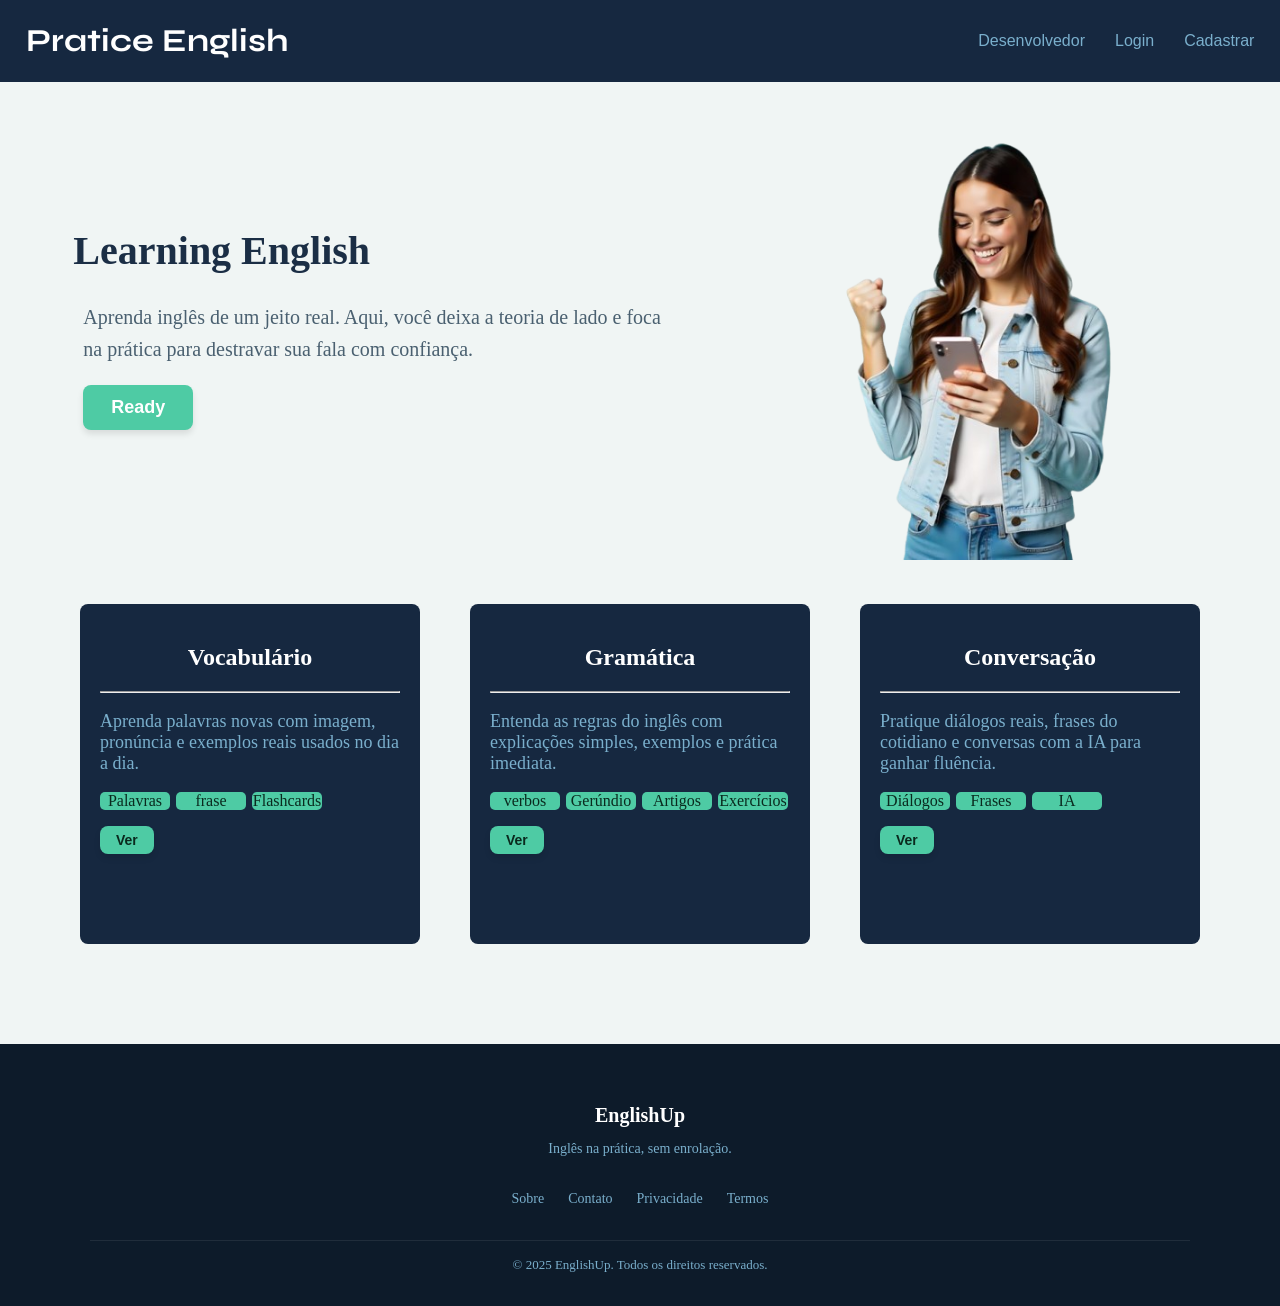
<file: index.html>
<!DOCTYPE html>
<html lang="pt-Br">

<head>
    <meta charset="UTF-8">
    <meta name="viewport" content="width=device-width, initial-scale=1.0">
    <title>English pratice</title>
    <link rel="stylesheet" href="style.css">
    <link rel="shortcut icon" href="favicon.ico" type="image/x-icon">

    <link href="https://fonts.googleapis.com/css2?family=Syne:wght@700&display=swap" rel="stylesheet">
</head>

<body>
    <header class="nav_bar">
        <div class="logo">
            <h1>Pratice English</h1>
        </div>
        <nav>
            <div class="navigation_links">
                <ul class="navigation_itens">
                    <li><a href="https://www.linkedin.com/in/murilo-paula001" target="_blank">Desenvolvedor</a></li>
                    <li><a href="login.html">Login</a></li>
                    <li><a href="cadastrar.html">Cadastrar</a></li>
                </ul>
            </div>
        </nav>
    </header>

    <main>
        <div class="main_information">
            <div class="box_title">
                <h1>Learning English</h1>
                <p>Aprenda inglês de um jeito real. Aqui, você deixa a teoria de lado e foca na prática para destravar
                    sua fala com confiança.</p>
                <button><a href="main.html">Ready</a></button>
            </div>
            <div class="box_woman">
                <img src="happy woman.png" alt="imagem de uma mulher feliz">
            </div>
        </div>


        <div class="all_cards">
            <div class="cards">
                <h2>Vocabulário</h2>
                <hr>
                <p> Aprenda palavras novas com imagem, pronúncia e exemplos reais usados no dia a dia.</p>

                <div class="skills">
                    <ul>
                        <li>Palavras</li>
                        <li>frase</li>
                        <li>Flashcards</li>
                    </ul>
                </div>
                <button class="btn_go">Ver</button>

            </div>
            <div class="cards">
                <h2>Gramática</h2>
                <hr>
                <p>Entenda as regras do inglês com explicações simples, exemplos e prática imediata.</p>

                <div class="skills">
                    <ul>
                        <li>verbos</li>
                        <li>Gerúndio</li>
                        <li>Artigos</li>
                        <li>Exercícios</li>
                    </ul>
                </div>
                <button class="btn_go">Ver</button>

            </div>
            <div class="cards">
                <h2>Conversação</h2>
                <hr>
                <p>Pratique diálogos reais, frases do cotidiano e conversas com a IA para ganhar fluência.</p>

                <div class="skills">
                    <ul>
                        <li>Diálogos</li>
                        <li>Frases</li>
                        <li>IA</li>
                    </ul>
                </div>
                <button class="btn_go">Ver</button>

            </div>


        </div>

    </main>

    <footer>
        <div class="footer-container">

            <div class="footer-brand">
                <h3>EnglishUp</h3>
                <p>Inglês na prática, sem enrolação.</p>
            </div>

            <div class="footer-links">
                <a href="/sobre">Sobre</a>
                <a href="/contato">Contato</a>
                <a href="/privacidade">Privacidade</a>
                <a href="/termos">Termos</a>
            </div>

            <p class="footer-copy">© 2025 EnglishUp. Todos os direitos reservados.</p>

        </div>
    </footer>

</body>

</html>
</file>
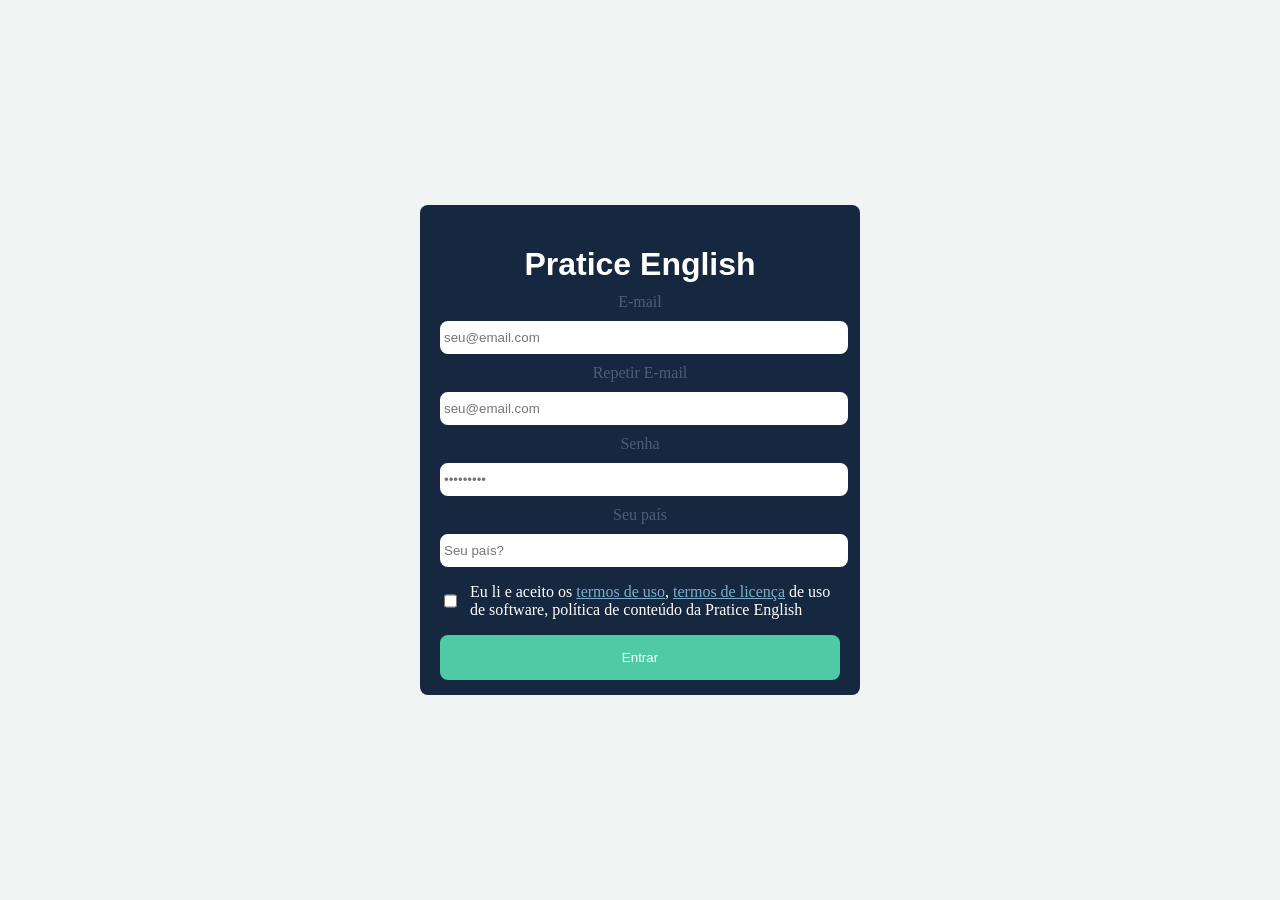
<file: cadastrar.html>
<!DOCTYPE html>
<html lang="pt-Br">

<head>
    <meta charset="UTF-8">
    <meta name="viewport" content="width=device-width, initial-scale=1.0">
    <title>Cadastro</title>

    <link rel="stylesheet" href="cadastrar.css">
</head>

<body>

    <div class="fatherlogin_box">
        <div class="login_box">
            <div class="logo">
                <h1>Pratice English</h1>
            </div>
            <div class="info_email">
                <label for="email">E-mail</label>
                <input type="email" name="email" id="email" placeholder="seu@email.com" class="box_pergunta">
            </div>
            <div class="info_email">
                <label for="email">Repetir E-mail</label>
                <input type="email" name="email" id="email" placeholder="seu@email.com" class="box_pergunta">
            </div>

            <div class="info_senha">
                <label for="senha">Senha</label>
                <input type="password" name="senha" id="senha" placeholder="•••••••••" class="box_pergunta">
            </div>

            <div class="infor_pais">
                <label for="pais">Seu país</label>
                <input list="lista_paises" class="box_pergunta" id="escolher_pais" name="pais" placeholder="Seu país?">

                <datalist id="lista_paises">
                    <option value="Brasil">
                    <option value="Estados Unidos">
                    <option value="China">
                    <option value="Russia">
                    <option value="Canada">
                </datalist>
            </div>

            <div class="tservicoes">
                <input type="checkbox" name="termos_serviçoes" id="termos_servicos">
                <p>Eu li e aceito os <a href="">termos de uso</a>, <a href="">termos de licença</a> de uso de software,
                    política de conteúdo da Pratice English</p>
            </div>

            <button class="entrar_login">Entrar</button>
        </div>
    </div>
</body>

</html>
</file>
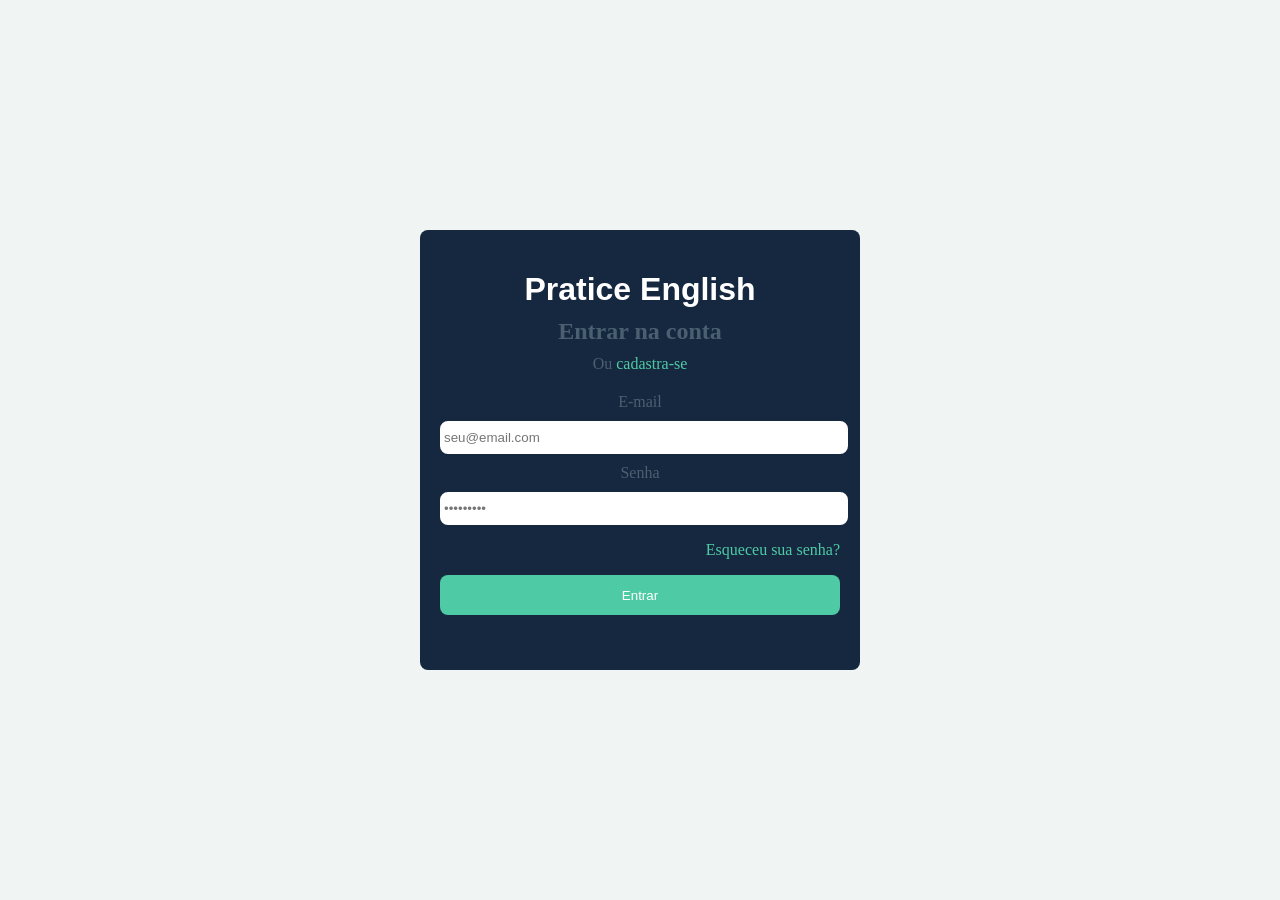
<file: login.html>
<!DOCTYPE html>
<html lang="pt-Br">

<head>
    <meta charset="UTF-8">
    <meta name="viewport" content="width=device-width, initial-scale=1.0">
    <title>Login</title>

    <link rel="stylesheet" href="login.css">
</head>

<body>

    <div class="fatherlogin_box">
        <div class="login_box">
            <div class="logo">
                <h1>Pratice English</h1>
            </div>
            <div class="info_cadastro">
                <h2>Entrar na conta</h2>
                <p>Ou <span class="destaque_cor">cadastra-se</span></p>
            </div>
            <div class="info_email">
                <label for="email">E-mail</label>
                <input type="email" name="email" id="email" placeholder="seu@email.com" class="box_pergunta">
            </div>
            <div class="info_senha">
                <label for="senha">Senha</label>
                <input type="password" name="senha" id="senha" placeholder="•••••••••" class="box_pergunta">
            </div>

            <p class="esqueceusenha">Esqueceu sua senha?</p>
            <button class="entrar_login">Entrar</button>
        </div>
    </div>
</body>

</html>
</file>
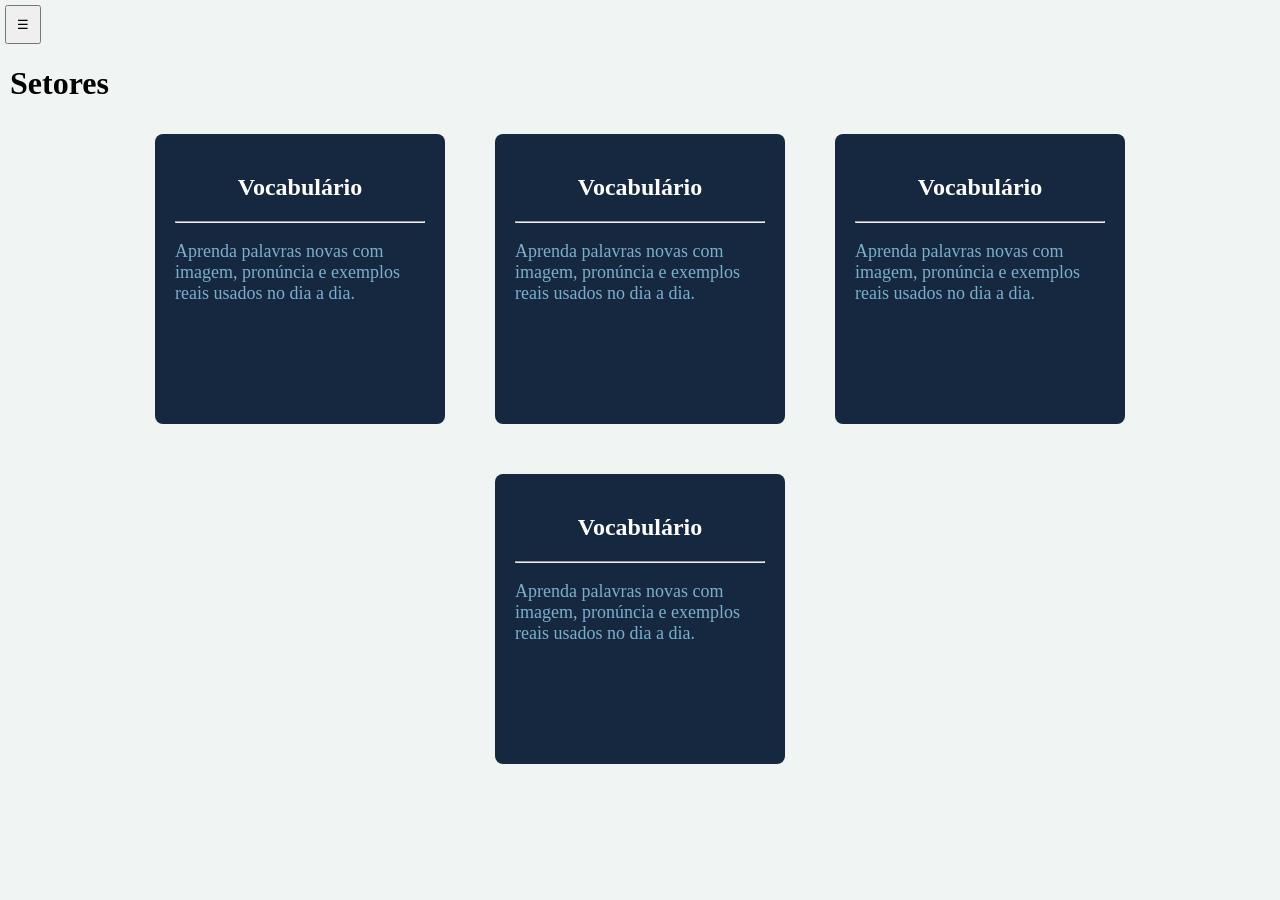
<file: main.html>
<!DOCTYPE html>
<html lang="pt-Br">

<head>
    <meta charset="UTF-8">
    <meta name="viewport" content="width=device-width, initial-scale=1.0">
    <title>Aprenda</title>
    <link rel="stylesheet" href="main.css">
</head>

<body>
    <div class="layout">
        <aside class="sidebar fechada" id="sidebar">
            <div class="sidebar_inner">
                <h2>Aprenda</h2>
                <h3>Setores</h3>
                <hr>
                <p>Principal</p>
                <p>Vocabulário</p>
                <p>Gramática</p>
                <p>Conversação</p>
            </div>
        </aside>
        <!-- Conteúdo principal — ocupa o resto da largura -->

        <main class="conteudo">
            <button id="btn-toggle">☰</button>
            <h1>Setores</h1>

            <div class="all_cards">
                <div class="cards">
                    <h2>Vocabulário</h2>
                    <hr>
                    <p>Aprenda palavras novas com imagem, pronúncia e exemplos reais usados no dia a dia.</p>
                </div>

                <div class="cards">
                    <h2>Vocabulário</h2>
                    <hr>
                    <p>Aprenda palavras novas com imagem, pronúncia e exemplos reais usados no dia a dia.</p>
                </div>

                <div class="cards">
                    <h2>Vocabulário</h2>
                    <hr>
                    <p>Aprenda palavras novas com imagem, pronúncia e exemplos reais usados no dia a dia.</p>
                </div>

                <div class="cards">
                    <h2>Vocabulário</h2>
                    <hr>
                    <p>Aprenda palavras novas com imagem, pronúncia e exemplos reais usados no dia a dia.</p>
                </div>
            </div>
        </main>
    </div>

    <script src="main.js"></script>
</body>

</html>
</file>
<file: style.css>
:root {
    --bg-pagina: #F0F5F4;
    --bg-secao: #FFFFFF;
    --bg-nav: #162840;
    --bg-card: #162840;
    --bg-card-hover: #1E3550;
    --bg-footer: #0D1B2A;

    --acento: #4ECBA4;
    --acento-hover: #3aaf8c;
    --acento-claro: #7EDFC4;
    --acento-texto: #0a2a1e;

    --texto-claro: #FFFFFF;
    --texto-muted: #7AAFCC;
    --texto-escuro: #1B2E45;
    --texto-corpo: #4a6070;

    --borda: rgba(255, 255, 255, 0.08);
    --borda-card: rgba(255, 255, 255, 0.05);
}



body {
    background-color: var(--bg-pagina);
    margin: 0%;
    padding: 0%;
}

.nav_bar {
    box-sizing: border-box;
    position: fixed;
    width: 100%;
    display: flex;
    justify-content: space-between;
    background-color: var(--bg-nav);
    margin: 0%;
    align-items: center;
    padding: 0px 2%;
    z-index: 999;
}

.logo h1 {
    white-space: nowrap;
    font-family: 'Syne', sans-serif;
    font-weight: 700;
    color: var(--texto-claro);
}

.navigation_itens {
    font-family: sans-serif;
    cursor: pointer;
    display: flex;
    list-style: none;
    margin-right: 0%;
    gap: 30px;
    white-space: nowrap
}

.navigation_itens li,
a {
    color: var(--texto-muted);
    text-decoration: none;
}

.navigation_itens a:hover {
    color: var(--acento);
}

.main_information {
    display: flex;
    justify-content: space-evenly;
    padding-top: 100px;
    padding-bottom: 30px;
    flex-wrap: wrap;
}

.box_title {
    padding-top: 100px;
}

.box_title h1 {
    font-size: 40px;
    color: var(--texto-escuro);
}

.box_title p {
    font-size: 20px;
    max-width: 600px;
    line-height: 1.6;
    margin-left: 10px;
    color: var(--texto-corpo);
}

.box_title button {
    margin-left: 10px;
    background-color: var(--acento);
    color: var(--acento-texto);
    padding: 12px 28px;
    font-size: 18px;
    font-weight: 600;
    font-family: 'Montserrat', sans-serif;
    border: none;
    border-radius: 8px;
    cursor: pointer;
    transition: all 0.3s ease;
    box-shadow: 0 4px 6px rgba(0, 0, 0, 0.1);
}

.box_title a {
    color: var(--bg-secao);
}

s .box_title button:hover {
    background-color: var(--acento-hover);
    transform: translateY(-3px);
    box-shadow: 0 6px 12px rgba(0, 0, 0, 0.15);
}

.box_woman img {
    height: 450px;
    width: auto;
    padding-top: 10px;
}

.all_cards {
    display: flex;
    justify-content: center;
    padding: 10px;
    gap: 50px;
    flex-wrap: wrap;
    padding-bottom: 100px;
}

.cards {
    background-color: var(--bg-card);
    width: 300px;
    height: 300px;
    padding: 20px;
    border-radius: 8px;
    transition: transform 0.3s ease;
}

.cards:hover {
    transform: translateY(-5px);
}

.cards h2 {
    text-align: center;
    color: var(--texto-claro);
}

.cards p {
    font-size: 18px;
    color: var(--texto-muted);
}

.skills ul {
    padding: 0%;
    list-style: none;
    display: flex;
    justify-content: left;
    gap: 6px;
}

.skills ul li {
    text-align: center;
    width: 70px;
    height: auto;
    background-color: var(--acento);
    color: var(--acento-texto);
    border-radius: 5px;
}

.btn_go {
    background-color: var(--acento);
    color: var(--acento-texto);
    padding: 6px 16px;
    font-size: 14px;
    font-weight: 600;
    font-family: 'Montserrat', sans-serif;
    border: none;
    border-radius: 8px;
    cursor: pointer;
    transition: all 0.3s ease;
    box-shadow: 0 4px 6px rgba(0, 0, 0, 0.1);
}

.btn_go:hover {
    background-color: var(--acento-hover);
    transform: translateX(3px);
    box-shadow: 0 6px 12px rgba(0, 0, 0, 0.15);
}

footer {
    background-color: var(--bg-footer);
    color: var(--texto-claro);
    padding: 40px 32px 20px;
    text-align: center;
}

.footer-container {
    max-width: 1100px;
    margin: 0 auto;
    display: flex;
    flex-direction: column;
    align-items: center;
    gap: 20px;
}

.footer-brand h3 {
    font-size: 20px;
    margin-bottom: 6px;
    color: var(--texto-claro);
}

.footer-brand p {
    color: var(--texto-muted);
    font-size: 14px;
}

.footer-links {
    display: flex;
    gap: 24px;
    flex-wrap: wrap;
    justify-content: center;
}

.footer-links a {
    color: var(--texto-muted);
    text-decoration: none;
    font-size: 14px;
}

.footer-links a:hover {
    color: var(--acento);
}

.footer-copy {
    font-size: 13px;
    color: var(--texto-muted);
    border-top: 1px solid var(--borda);
    padding-top: 16px;
    width: 100%;
    text-align: center;
}
</file>
<file: cadastrar.css>
:root {
    --bg-pagina: #F0F5F4;
    --bg-secao: #FFFFFF;
    --bg-nav: #162840;
    --bg-card: #162840;
    --bg-card-hover: #1E3550;
    --bg-footer: #0D1B2A;

    --acento: #4ECBA4;
    --acento-hover: #3aaf8c;
    --acento-claro: #7EDFC4;
    --acento-texto: #0a2a1e;

    --texto-claro: #FFFFFF;
    --texto-muted: #7AAFCC;
    --texto-escuro: #1B2E45;
    --texto-corpo: #4a6070;

    --borda: rgba(255, 255, 255, 0.08);
    --borda-card: rgba(255, 255, 255, 0.05);
}

body {
    background-color: var(--bg-pagina);
    margin: 0%;
    padding: 0%;
}

.fatherlogin_box {
    display: grid;
    place-items: center;
    height: 100vh;
}

.login_box {
    width: 400px;
    height: 450px;
    background-color: var(--bg-card);
    border-radius: 8px;
    padding: 20px;
}


.logo h1 {
    white-space: nowrap;
    font-family: 'Syne', sans-serif;
    font-weight: 700;
    color: var(--texto-claro);
    text-align: center;
    padding-bottom: 10px;
    margin-bottom: 0px;
}


.info_email {
    text-align: center;
    color: var(--texto-corpo);
    padding-bottom: 10px;
}

.info_senha {
    text-align: center;
    color: var(--texto-corpo);
    padding-bottom: 10px;
}

.infor_pais {
    text-align: center;
    color: var(--texto-corpo);
}

.box_pergunta {
    width: 100%;
    border-radius: 8px;
    border: var(--texto-claro);
    /* Largura, Estilo (solid, dashed, dotted) e Cor */
    border: 2px solid var(--texto-claro);
    background-color: none;
    padding-top: 7px;
    padding-bottom: 7px;
    margin-top: 10px;
}

.tservicoes {
    display: flex;
    gap: 10px;
}

.tservicoes p {
    color: var(--texto-claro);
}

.tservicoes a {
    color: var(--texto-muted);
}

.entrar_login {
    cursor: pointer;
    width: 100%;
    height: 10%;
    border-radius: 8px;
    border: none;
    background-color: var(--acento);
    transition: all 0.3s ease;
    font-weight: 11600px;
    color: var(--bg-secao);
}

.entrar_login:hover {
    background-color: var(--acento-hover);
    transform: translateY(-3px);
    box-shadow: 0 6px 12px rgba(0, 0, 0, 0.15);
}
</file>
<file: login.css>
:root {
    --bg-pagina: #F0F5F4;
    --bg-secao: #FFFFFF;
    --bg-nav: #162840;
    --bg-card: #162840;
    --bg-card-hover: #1E3550;
    --bg-footer: #0D1B2A;

    --acento: #4ECBA4;
    --acento-hover: #3aaf8c;
    --acento-claro: #7EDFC4;
    --acento-texto: #0a2a1e;

    --texto-claro: #FFFFFF;
    --texto-muted: #7AAFCC;
    --texto-escuro: #1B2E45;
    --texto-corpo: #4a6070;

    --borda: rgba(255, 255, 255, 0.08);
    --borda-card: rgba(255, 255, 255, 0.05);
}

body {
    background-color: var(--bg-pagina);
    margin: 0%;
    padding: 0%;
}

.fatherlogin_box {
    display: grid;
    place-items: center;
    height: 100vh;
}

.login_box {
    width: 400px;
    height: 400px;
    background-color: var(--bg-card);
    border-radius: 8px;
    padding: 20px;
}


.logo h1 {
    white-space: nowrap;
    font-family: 'Syne', sans-serif;
    font-weight: 700;
    color: var(--texto-claro);
    text-align: center;
    padding-bottom: 10px;
    margin-bottom: 0px;
}

.info_cadastro h2 {
    color: var(--texto-corpo);
    text-align: center;
    padding-bottom: 10px;
    margin: 0px;
}

.info_cadastro p {
    color: var(--texto-corpo);
    text-align: center;
    padding-bottom: 20px;
    margin: 0px;
}

.destaque_cor {
    color: var(--acento);
    cursor: pointer;
}

.info_email {
    text-align: center;
    color: var(--texto-corpo);
    padding-bottom: 10px;
}

.info_senha {
    text-align: center;
    color: var(--texto-corpo);
}

.box_pergunta {
    width: 100%;
    border-radius: 8px;
    border: var(--texto-claro);
    /* Largura, Estilo (solid, dashed, dotted) e Cor */
    border: 2px solid var(--texto-claro);
    background-color: none;
    padding-top: 7px;
    padding-bottom: 7px;
    margin-top: 10px;
}

.esqueceusenha {
    text-align: right;
    color: var(--acento);
    cursor: pointer;
}

.entrar_login {
    cursor: pointer;
    width: 100%;
    height: 10%;
    border-radius: 8px;
    border: none;
    background-color: var(--acento);
    transition: all 0.3s ease;
    font-weight: 11600px;
    color: var(--bg-secao);
}

.entrar_login:hover {
    background-color: var(--acento-hover);
    transform: translateY(-3px);
    box-shadow: 0 6px 12px rgba(0, 0, 0, 0.15);
}
</file>
<file: main.css>
:root {
    --bg-pagina: #F0F5F4;
    --bg-secao: #FFFFFF;
    --bg-nav: #162840;
    --bg-card: #162840;
    --bg-card-hover: #1E3550;
    --bg-footer: #0D1B2A;

    --acento: #4ECBA4;
    --acento-hover: #3aaf8c;
    --acento-claro: #7EDFC4;
    --acento-texto: #0a2a1e;

    --texto-claro: #FFFFFF;
    --texto-muted: #7AAFCC;
    --texto-escuro: #1B2E45;
    --texto-corpo: #4a6070;

    --borda: rgba(255, 255, 255, 0.08);
    --borda-card: rgba(255, 255, 255, 0.05);
}


body {
    background-color: var(--bg-pagina);
    padding: 0%;
    margin: 0%;
}


.layout {
    display: flex;
    height: 100vh;
}

.sidebar {
    width: 240px;
    min-width: 240px;
    overflow: hidden;
    transition: width 0.3s ease, min-width 0.3s ease;
    background-color: var(--bg-secao);

    position: sticky;
    top: 0;
    height: 100vh;
}

.sidebar.fechada {
    width: 0;
    min-width: 0;
}

.sidebar_inner {
    width: 240px;
}

.conteudo {
    flex: 1;
    min-width: 0;
    /* veio para cá */
    overflow-y: auto;
    /* necessário para o scroll funcionar aqui */
    height: 100vh;
}

#btn-toggle {
    margin-top: 5px;
    margin-left: 5px;
    padding: 10px;
}

.conteudo h1 {
    margin-left: 10px;
}


.all_cards {
    display: flex;
    justify-content: center;
    padding: 10px;
    gap: 50px;
    flex-wrap: wrap;
    padding-bottom: 100px;
}

.cards {
    background-color: var(--bg-card);
    width: 250px;
    height: 250px;
    padding: 20px;
    border-radius: 8px;
    transition: transform 0.3s ease;
}

.cards:hover {
    transform: translateY(-5px);
}

.cards h2 {
    text-align: center;
    color: var(--texto-claro);
}

.cards p {
    font-size: 18px;
    color: var(--texto-muted);
}
</file>
